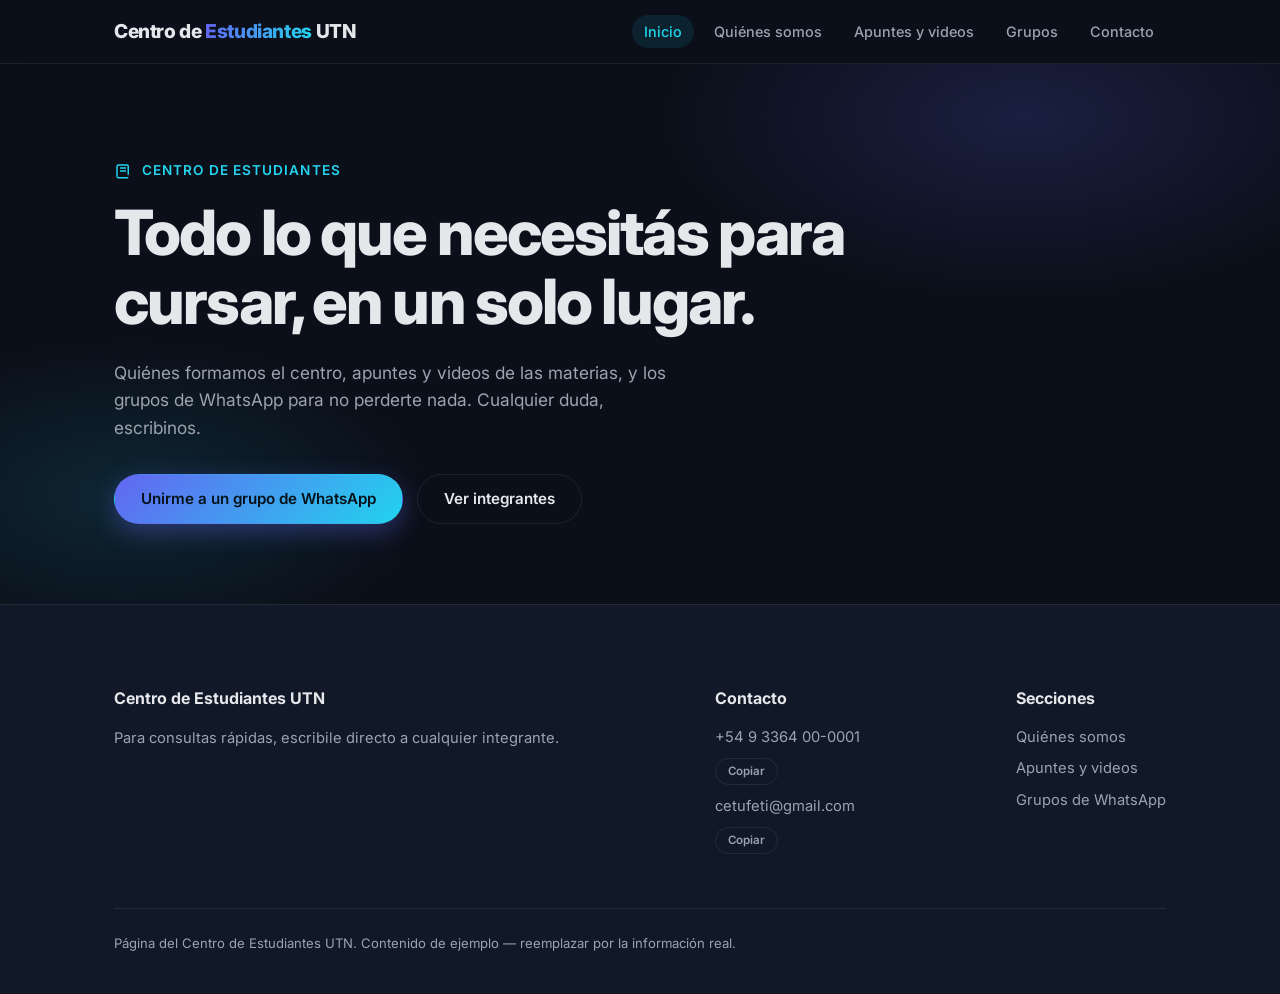
<file: index.html>
<!DOCTYPE html>
<html lang="es">
<head>
<meta charset="UTF-8">
<meta name="viewport" content="width=device-width, initial-scale=1.0">
<title>Centro de Estudiantes UTN</title>
<meta name="description" content="Centro de Estudiantes de la UTN San Nicolás: integrantes, apuntes y videos por materia, y los grupos de WhatsApp de cada año.">
<meta name="theme-color" content="#0b0f19">
<link rel="icon" href="favicon.svg" type="image/svg+xml">
<!-- Vista previa al compartir el link (WhatsApp, Instagram, etc.).
     EDITAR: cuando la página esté publicada, cambiá og:image por la URL completa
     (ej. https://tu-dominio/og-image.png); WhatsApp no acepta rutas relativas. -->
<meta property="og:type" content="website">
<meta property="og:locale" content="es_AR">
<meta property="og:site_name" content="Centro de Estudiantes UTN">
<meta property="og:title" content="Centro de Estudiantes UTN">
<meta property="og:description" content="Centro de Estudiantes de la UTN San Nicolás: integrantes, apuntes y videos por materia, y los grupos de WhatsApp de cada año.">
<meta property="og:image" content="og-image.png">
<meta property="og:image:width" content="1200">
<meta property="og:image:height" content="630">
<meta name="twitter:card" content="summary_large_image">
<link rel="preconnect" href="https://fonts.googleapis.com">
<link rel="preconnect" href="https://fonts.gstatic.com" crossorigin>
<link href="https://fonts.googleapis.com/css2?family=Inter:wght@400;500;600;700;800&display=swap" rel="stylesheet">
<link rel="stylesheet" href="style.css">
</head>
<body>

<header class="site">
  <div class="nav">
    <a class="brand" href="index.html">Centro de <span>Estudiantes</span> UTN</a>
    <ul>
      <li><a class="link active" href="index.html">Inicio</a></li>
      <li><a class="link" href="quienes-somos.html">Quiénes somos</a></li>
      <li><a class="link" href="recursos.html">Apuntes y videos</a></li>
      <li><a class="link" href="grupos.html">Grupos</a></li>
      <li><a class="link" href="contacto.html">Contacto</a></li>
    </ul>
  </div>
</header>

<section class="hero">
  <div class="wrap">
    <div class="eyebrow">
      <svg viewBox="0 0 24 24" fill="none" stroke="currentColor" stroke-width="2"><path d="M4 19V6a2 2 0 0 1 2-2h11a2 2 0 0 1 2 2v11" /><path d="M4 19a2 2 0 0 0 2 2h13" /><path d="M8 8h8M8 12h8" /></svg>
      Centro de Estudiantes
    </div>
    <h1>Todo lo que necesitás para cursar, en un solo lugar.</h1>
    <p class="lead">Quiénes formamos el centro, apuntes y videos de las materias, y los grupos de WhatsApp para no perderte nada. Cualquier duda, escribinos.</p>
    <div class="cta-row">
      <a class="btn btn-primary" href="grupos.html">Unirme a un grupo de WhatsApp</a>
      <a class="btn btn-ghost" href="quienes-somos.html">Ver integrantes</a>
    </div>
  </div>
</section>

<footer>
  <div class="wrap">
    <div class="foot-grid">
      <div class="foot-col">
        <h4>Centro de Estudiantes UTN</h4>
        <p>Para consultas rápidas, escribile directo a cualquier integrante.</p>
      </div>
      <div class="foot-col">
        <h4>Contacto</h4>
        <a href="https://wa.me/5493364000001" target="_blank" rel="noopener">+54 9 3364 00-0001</a>
        <a href="mailto:cetufeti@gmail.com">cetufeti@gmail.com</a>
      </div>
      <div class="foot-col">
        <h4>Secciones</h4>
        <a href="quienes-somos.html">Quiénes somos</a>
        <a href="recursos.html">Apuntes y videos</a>
        <a href="grupos.html">Grupos de WhatsApp</a>
      </div>
    </div>
    <div class="foot-bottom">
      Página del Centro de Estudiantes UTN. Contenido de ejemplo — reemplazar por la información real.
    </div>
  </div>
</footer>

<script src="script.js"></script>
</body>
</html>
</file>
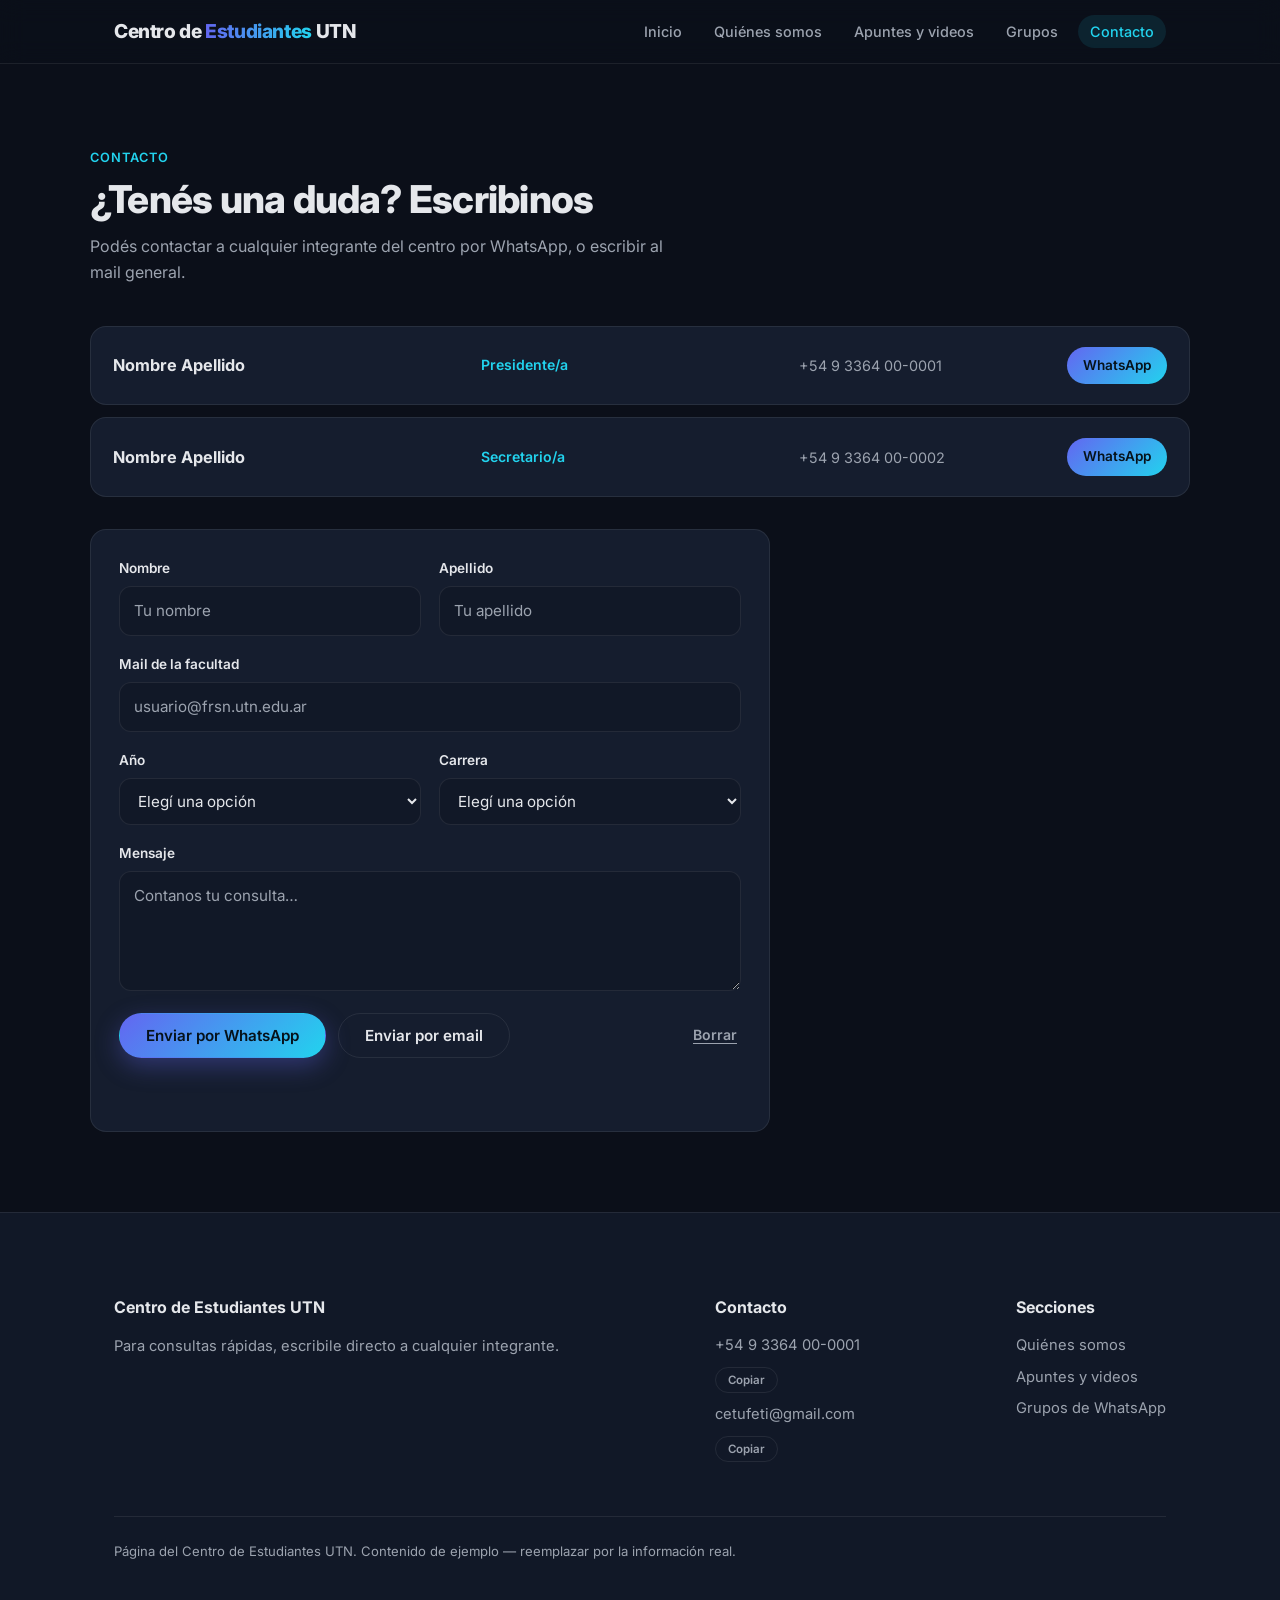
<file: contacto.html>
<!DOCTYPE html>
<html lang="es">
<head>
<meta charset="UTF-8">
<meta name="viewport" content="width=device-width, initial-scale=1.0">
<title>Contacto · Centro de Estudiantes UTN</title>
<meta name="description" content="¿Tenés una duda? Escribile al Centro de Estudiantes de la UTN San Nicolás por WhatsApp o por mail.">
<meta name="theme-color" content="#0b0f19">
<link rel="icon" href="favicon.svg" type="image/svg+xml">
<!-- Vista previa al compartir el link (WhatsApp, Instagram, etc.).
     EDITAR: cuando la página esté publicada, cambiá og:image por la URL completa
     (ej. https://tu-dominio/og-image.png); WhatsApp no acepta rutas relativas. -->
<meta property="og:type" content="website">
<meta property="og:locale" content="es_AR">
<meta property="og:site_name" content="Centro de Estudiantes UTN">
<meta property="og:title" content="Contacto · Centro de Estudiantes UTN">
<meta property="og:description" content="¿Tenés una duda? Escribile al Centro de Estudiantes de la UTN San Nicolás por WhatsApp o por mail.">
<meta property="og:image" content="og-image.png">
<meta property="og:image:width" content="1200">
<meta property="og:image:height" content="630">
<meta name="twitter:card" content="summary_large_image">
<link rel="preconnect" href="https://fonts.googleapis.com">
<link rel="preconnect" href="https://fonts.gstatic.com" crossorigin>
<link href="https://fonts.googleapis.com/css2?family=Inter:wght@400;500;600;700;800&display=swap" rel="stylesheet">
<link rel="stylesheet" href="style.css">
</head>
<body>

<header class="site">
  <div class="nav">
    <a class="brand" href="index.html">Centro de <span>Estudiantes</span> UTN</a>
    <ul>
      <li><a class="link" href="index.html">Inicio</a></li>
      <li><a class="link" href="quienes-somos.html">Quiénes somos</a></li>
      <li><a class="link" href="recursos.html">Apuntes y videos</a></li>
      <li><a class="link" href="grupos.html">Grupos</a></li>
      <li><a class="link active" href="contacto.html">Contacto</a></li>
    </ul>
  </div>
</header>

<!-- EDITAR: reemplazá los teléfonos y el mail por los reales -->
<section class="on-paper">
  <div class="wrap section-pad">
    <div class="section-head">
      <span class="tag">Contacto</span>
      <h2>¿Tenés una duda? Escribinos</h2>
      <p>Podés contactar a cualquier integrante del centro por WhatsApp, o escribir al mail general.</p>
    </div>
    <div class="roster">
      <div class="roster-row">
        <div class="name">Nombre Apellido</div>
        <div class="role">Presidente/a</div>
        <div class="phone">+54 9 3364 00-0001</div>
        <a class="wa" href="https://wa.me/5493364000001" target="_blank" rel="noopener">WhatsApp</a>
      </div>
      <div class="roster-row">
        <div class="name">Nombre Apellido</div>
        <div class="role">Secretario/a</div>
        <div class="phone">+54 9 3364 00-0002</div>
        <a class="wa" href="https://wa.me/5493364000002" target="_blank" rel="noopener">WhatsApp</a>
      </div>
    </div>

    <form class="contact-form" id="contactForm" novalidate>
      <div class="form-grid">
        <div class="form-field">
          <label for="nombre">Nombre</label>
          <input type="text" id="nombre" name="nombre" required placeholder="Tu nombre" autocomplete="given-name">
        </div>
        <div class="form-field">
          <label for="apellido">Apellido</label>
          <input type="text" id="apellido" name="apellido" required placeholder="Tu apellido" autocomplete="family-name">
        </div>
        <div class="form-field full">
          <label for="email">Mail de la facultad</label>
          <input type="email" id="email" name="email" required placeholder="usuario@frsn.utn.edu.ar" autocomplete="email">
        </div>
        <div class="form-field">
          <label for="anio">Año</label>
          <select id="anio" name="anio" required>
            <option value="">Elegí una opción</option>
            <option>1er año</option>
            <option>2do año</option>
            <option>3er año</option>
            <option>4to año</option>
            <option>5to año</option>
            <option>Graduado/a</option>
          </select>
        </div>
        <div class="form-field">
          <label for="carrera">Carrera</label>
          <select id="carrera" name="carrera" required>
            <option value="">Elegí una opción</option>
            <option>Ingeniería Mecánica</option>
            <option>Ingeniería en Sistemas de Información</option>
            <option>Ingeniería Electrónica</option>
            <option>Ingeniería Eléctrica</option>
            <option>Ingeniería Metalúrgica</option>
            <option>Ingeniería Industrial</option>
          </select>
        </div>
        <div class="form-field full">
          <label for="mensaje">Mensaje</label>
          <textarea id="mensaje" name="mensaje" required placeholder="Contanos tu consulta…"></textarea>
        </div>
      </div>
      <div class="form-actions">
        <button type="submit" class="btn btn-primary">Enviar por WhatsApp</button>
        <button type="button" class="btn btn-ghost" id="mailBtn">Enviar por email</button>
        <button type="reset" class="btn-reset">Borrar</button>
      </div>
      <p class="form-status" id="formStatus" role="status" aria-live="polite"></p>
    </form>
  </div>
</section>

<footer>
  <div class="wrap">
    <div class="foot-grid">
      <div class="foot-col">
        <h4>Centro de Estudiantes UTN</h4>
        <p>Para consultas rápidas, escribile directo a cualquier integrante.</p>
      </div>
      <div class="foot-col">
        <h4>Contacto</h4>
        <a href="https://wa.me/5493364000001" target="_blank" rel="noopener">+54 9 3364 00-0001</a>
        <a href="mailto:cetufeti@gmail.com">cetufeti@gmail.com</a>
      </div>
      <div class="foot-col">
        <h4>Secciones</h4>
        <a href="quienes-somos.html">Quiénes somos</a>
        <a href="recursos.html">Apuntes y videos</a>
        <a href="grupos.html">Grupos de WhatsApp</a>
      </div>
    </div>
    <div class="foot-bottom">
      Página del Centro de Estudiantes UTN. Contenido de ejemplo — reemplazar por la información real.
    </div>
  </div>
</footer>

<script src="script.js"></script>
</body>
</html>
</file>
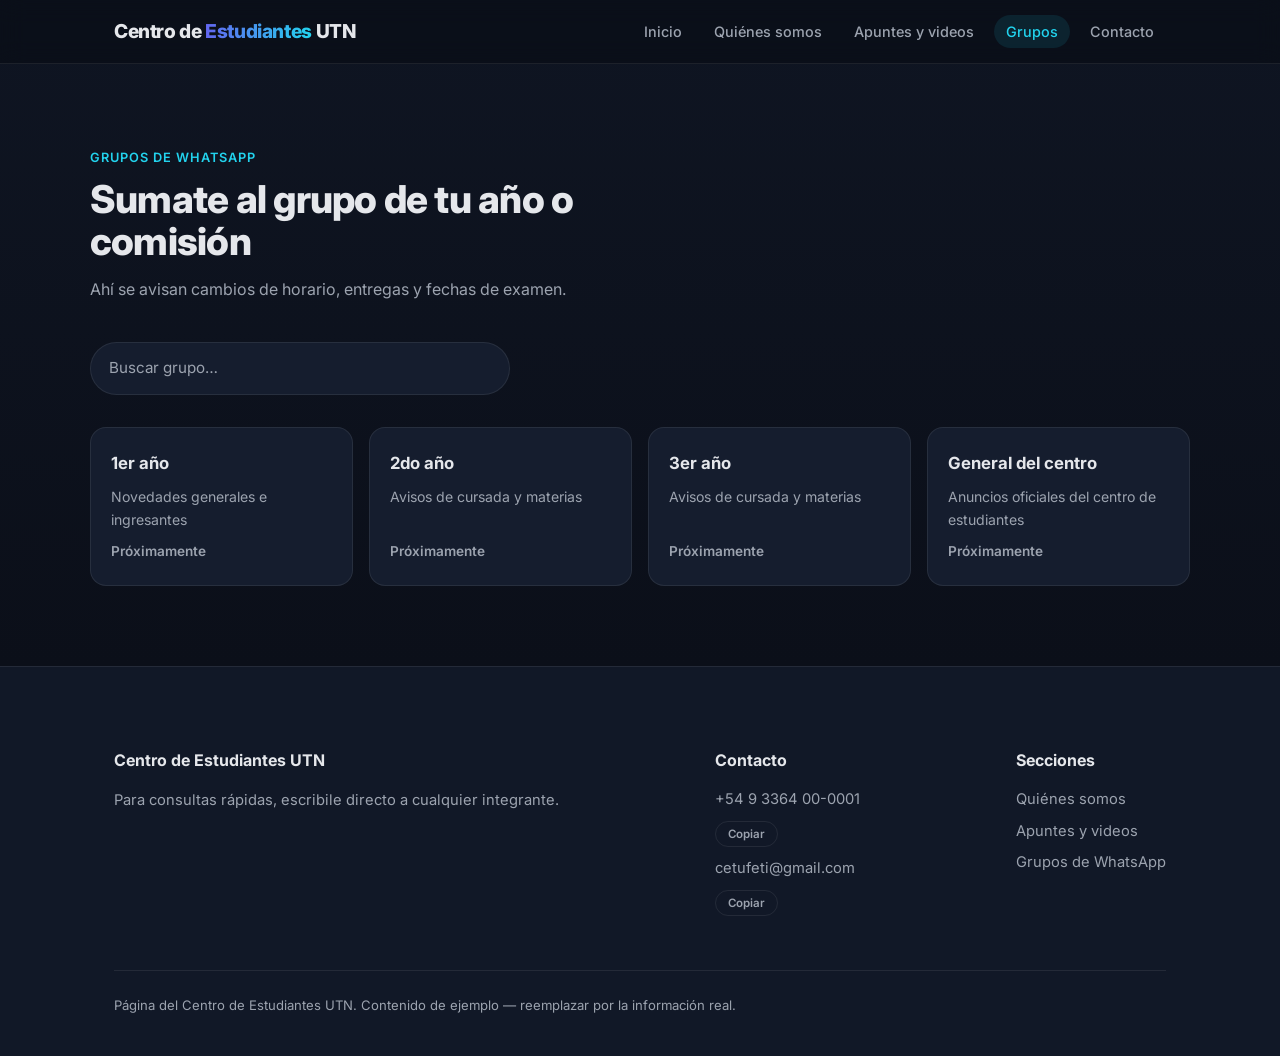
<file: grupos.html>
<!DOCTYPE html>
<html lang="es">
<head>
<meta charset="UTF-8">
<meta name="viewport" content="width=device-width, initial-scale=1.0">
<title>Grupos de WhatsApp · Centro de Estudiantes UTN</title>
<meta name="description" content="Sumate al grupo de WhatsApp de tu año o comisión de la UTN San Nicolás para enterarte de horarios, entregas y exámenes.">
<meta name="theme-color" content="#0b0f19">
<link rel="icon" href="favicon.svg" type="image/svg+xml">
<!-- Vista previa al compartir el link (WhatsApp, Instagram, etc.).
     EDITAR: cuando la página esté publicada, cambiá og:image por la URL completa
     (ej. https://tu-dominio/og-image.png); WhatsApp no acepta rutas relativas. -->
<meta property="og:type" content="website">
<meta property="og:locale" content="es_AR">
<meta property="og:site_name" content="Centro de Estudiantes UTN">
<meta property="og:title" content="Grupos de WhatsApp · Centro de Estudiantes UTN">
<meta property="og:description" content="Sumate al grupo de WhatsApp de tu año o comisión de la UTN San Nicolás para enterarte de horarios, entregas y exámenes.">
<meta property="og:image" content="og-image.png">
<meta property="og:image:width" content="1200">
<meta property="og:image:height" content="630">
<meta name="twitter:card" content="summary_large_image">
<link rel="preconnect" href="https://fonts.googleapis.com">
<link rel="preconnect" href="https://fonts.gstatic.com" crossorigin>
<link href="https://fonts.googleapis.com/css2?family=Inter:wght@400;500;600;700;800&display=swap" rel="stylesheet">
<link rel="stylesheet" href="style.css">
</head>
<body>

<header class="site">
  <div class="nav">
    <a class="brand" href="index.html">Centro de <span>Estudiantes</span> UTN</a>
    <ul>
      <li><a class="link" href="index.html">Inicio</a></li>
      <li><a class="link" href="quienes-somos.html">Quiénes somos</a></li>
      <li><a class="link" href="recursos.html">Apuntes y videos</a></li>
      <li><a class="link active" href="grupos.html">Grupos</a></li>
      <li><a class="link" href="contacto.html">Contacto</a></li>
    </ul>
  </div>
</header>

<!-- EDITAR: reemplazá los href="#" por los links de invitación reales (chat.whatsapp.com/xxxxxxx) -->
<section class="on-dark">
  <div class="wrap section-pad">
    <div class="section-head">
      <span class="tag" style="color:var(--yellow)">Grupos de WhatsApp</span>
      <h2>Sumate al grupo de tu año o comisión</h2>
      <p style="color:var(--chalk-dim)">Ahí se avisan cambios de horario, entregas y fechas de examen.</p>
    </div>
    <div class="search-box">
      <input type="search" id="groupSearch" placeholder="Buscar grupo…" aria-label="Buscar grupos">
    </div>
    <p class="search-empty" id="groupEmpty" hidden>No se encontraron grupos.</p>
    <div class="groups-grid">
      <a class="group-card" href="#" target="_blank" rel="noopener">
        <div class="g-name">1er año</div>
        <div class="g-desc">Novedades generales e ingresantes</div>
        <div class="g-join">Unirme →</div>
      </a>
      <a class="group-card" href="#" target="_blank" rel="noopener">
        <div class="g-name">2do año</div>
        <div class="g-desc">Avisos de cursada y materias</div>
        <div class="g-join">Unirme →</div>
      </a>
      <a class="group-card" href="#" target="_blank" rel="noopener">
        <div class="g-name">3er año</div>
        <div class="g-desc">Avisos de cursada y materias</div>
        <div class="g-join">Unirme →</div>
      </a>
      <a class="group-card" href="#" target="_blank" rel="noopener">
        <div class="g-name">General del centro</div>
        <div class="g-desc">Anuncios oficiales del centro de estudiantes</div>
        <div class="g-join">Unirme →</div>
      </a>
    </div>
  </div>
</section>

<footer>
  <div class="wrap">
    <div class="foot-grid">
      <div class="foot-col">
        <h4>Centro de Estudiantes UTN</h4>
        <p>Para consultas rápidas, escribile directo a cualquier integrante.</p>
      </div>
      <div class="foot-col">
        <h4>Contacto</h4>
        <a href="https://wa.me/5493364000001" target="_blank" rel="noopener">+54 9 3364 00-0001</a>
        <a href="mailto:cetufeti@gmail.com">cetufeti@gmail.com</a>
      </div>
      <div class="foot-col">
        <h4>Secciones</h4>
        <a href="quienes-somos.html">Quiénes somos</a>
        <a href="recursos.html">Apuntes y videos</a>
        <a href="grupos.html">Grupos de WhatsApp</a>
      </div>
    </div>
    <div class="foot-bottom">
      Página del Centro de Estudiantes UTN. Contenido de ejemplo — reemplazar por la información real.
    </div>
  </div>
</footer>

<script src="script.js"></script>
</body>
</html>
</file>
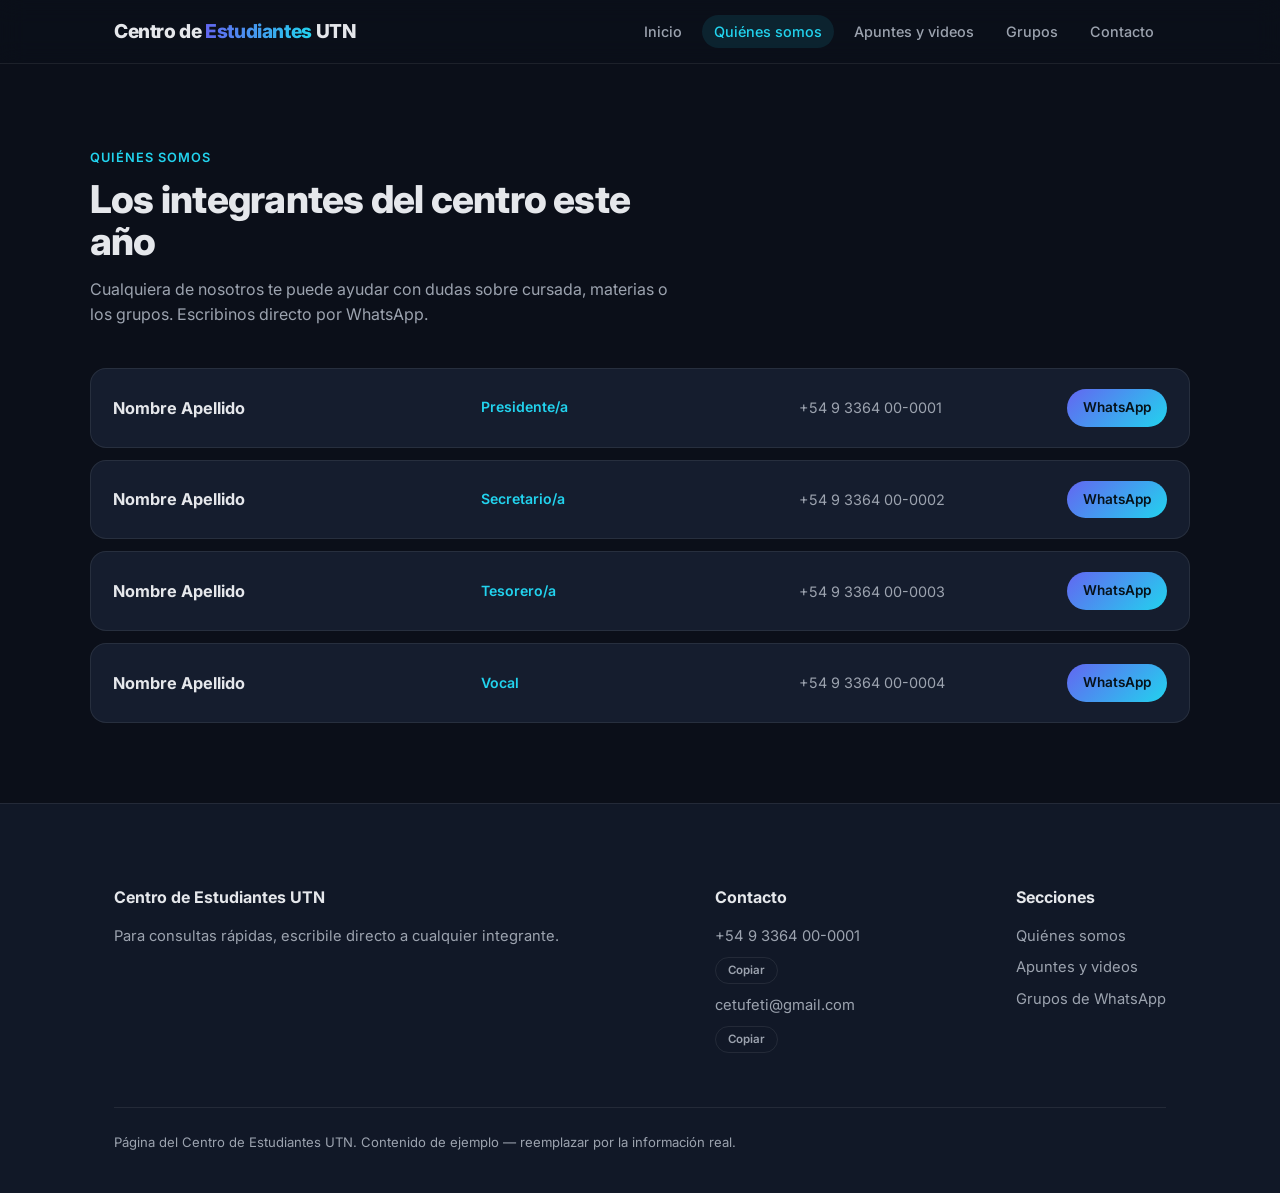
<file: quienes-somos.html>
<!DOCTYPE html>
<html lang="es">
<head>
<meta charset="UTF-8">
<meta name="viewport" content="width=device-width, initial-scale=1.0">
<title>Quiénes somos · Centro de Estudiantes UTN</title>
<meta name="description" content="Conocé a los integrantes del Centro de Estudiantes de la UTN San Nicolás y escribiles directo por WhatsApp.">
<meta name="theme-color" content="#0b0f19">
<link rel="icon" href="favicon.svg" type="image/svg+xml">
<!-- Vista previa al compartir el link (WhatsApp, Instagram, etc.).
     EDITAR: cuando la página esté publicada, cambiá og:image por la URL completa
     (ej. https://tu-dominio/og-image.png); WhatsApp no acepta rutas relativas. -->
<meta property="og:type" content="website">
<meta property="og:locale" content="es_AR">
<meta property="og:site_name" content="Centro de Estudiantes UTN">
<meta property="og:title" content="Quiénes somos · Centro de Estudiantes UTN">
<meta property="og:description" content="Conocé a los integrantes del Centro de Estudiantes de la UTN San Nicolás y escribiles directo por WhatsApp.">
<meta property="og:image" content="og-image.png">
<meta property="og:image:width" content="1200">
<meta property="og:image:height" content="630">
<meta name="twitter:card" content="summary_large_image">
<link rel="preconnect" href="https://fonts.googleapis.com">
<link rel="preconnect" href="https://fonts.gstatic.com" crossorigin>
<link href="https://fonts.googleapis.com/css2?family=Inter:wght@400;500;600;700;800&display=swap" rel="stylesheet">
<link rel="stylesheet" href="style.css">
</head>
<body>

<header class="site">
  <div class="nav">
    <a class="brand" href="index.html">Centro de <span>Estudiantes</span> UTN</a>
    <ul>
      <li><a class="link" href="index.html">Inicio</a></li>
      <li><a class="link active" href="quienes-somos.html">Quiénes somos</a></li>
      <li><a class="link" href="recursos.html">Apuntes y videos</a></li>
      <li><a class="link" href="grupos.html">Grupos</a></li>
      <li><a class="link" href="contacto.html">Contacto</a></li>
    </ul>
  </div>
</header>

<!-- EDITAR: reemplazá cada fila con el nombre, cargo, teléfono y link de WhatsApp real de cada integrante.
     Formato del link: https://wa.me/549XXXXXXXXXX (54 = código de país, 9, luego el número sin 0 ni 15) -->
<section class="on-paper">
  <div class="wrap section-pad">
    <div class="section-head">
      <span class="tag">Quiénes somos</span>
      <h2>Los integrantes del centro este año</h2>
      <p>Cualquiera de nosotros te puede ayudar con dudas sobre cursada, materias o los grupos. Escribinos directo por WhatsApp.</p>
    </div>
    <div class="roster">
      <div class="roster-row">
        <div class="name">Nombre Apellido</div>
        <div class="role">Presidente/a</div>
        <div class="phone">+54 9 3364 00-0001</div>
        <a class="wa" href="https://wa.me/5493364000001" target="_blank" rel="noopener">WhatsApp</a>
      </div>
      <div class="roster-row">
        <div class="name">Nombre Apellido</div>
        <div class="role">Secretario/a</div>
        <div class="phone">+54 9 3364 00-0002</div>
        <a class="wa" href="https://wa.me/5493364000002" target="_blank" rel="noopener">WhatsApp</a>
      </div>
      <div class="roster-row">
        <div class="name">Nombre Apellido</div>
        <div class="role">Tesorero/a</div>
        <div class="phone">+54 9 3364 00-0003</div>
        <a class="wa" href="https://wa.me/5493364000003" target="_blank" rel="noopener">WhatsApp</a>
      </div>
      <div class="roster-row">
        <div class="name">Nombre Apellido</div>
        <div class="role">Vocal</div>
        <div class="phone">+54 9 3364 00-0004</div>
        <a class="wa" href="https://wa.me/5493364000004" target="_blank" rel="noopener">WhatsApp</a>
      </div>
    </div>
  </div>
</section>

<footer>
  <div class="wrap">
    <div class="foot-grid">
      <div class="foot-col">
        <h4>Centro de Estudiantes UTN</h4>
        <p>Para consultas rápidas, escribile directo a cualquier integrante.</p>
      </div>
      <div class="foot-col">
        <h4>Contacto</h4>
        <a href="https://wa.me/5493364000001" target="_blank" rel="noopener">+54 9 3364 00-0001</a>
        <a href="mailto:cetufeti@gmail.com">cetufeti@gmail.com</a>
      </div>
      <div class="foot-col">
        <h4>Secciones</h4>
        <a href="quienes-somos.html">Quiénes somos</a>
        <a href="recursos.html">Apuntes y videos</a>
        <a href="grupos.html">Grupos de WhatsApp</a>
      </div>
    </div>
    <div class="foot-bottom">
      Página del Centro de Estudiantes UTN. Contenido de ejemplo — reemplazar por la información real.
    </div>
  </div>
</footer>

<script src="script.js"></script>
</body>
</html>
</file>
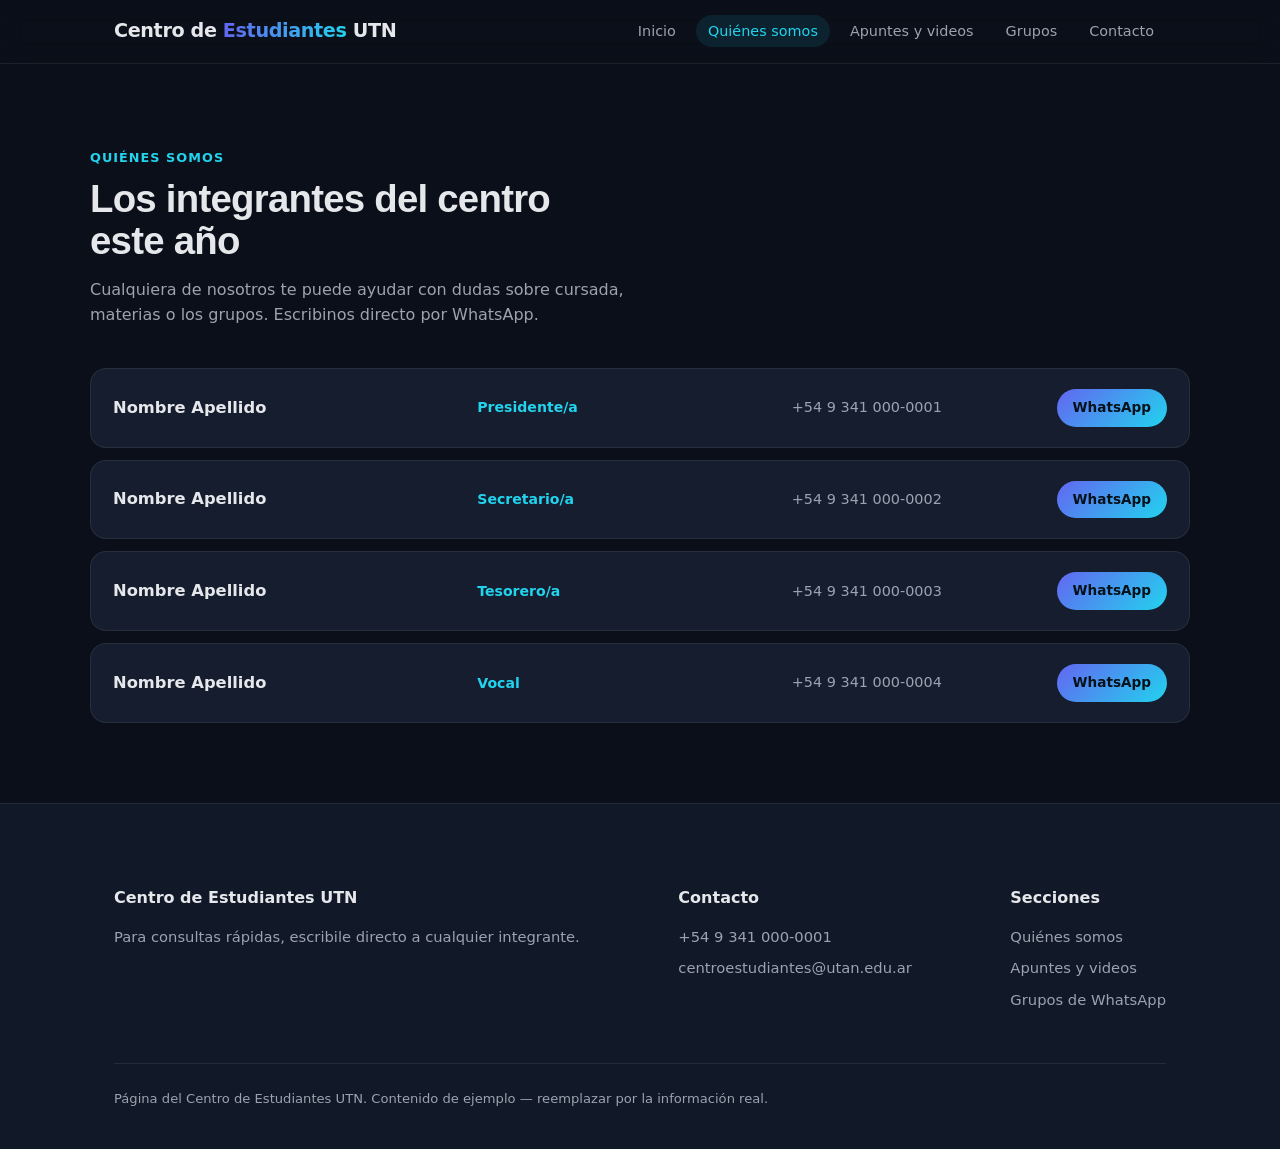
<file: quienes_somos.html>
<!DOCTYPE html>
<html lang="es">
<head>
<meta charset="UTF-8">
<meta name="viewport" content="width=device-width, initial-scale=1.0">
<title>Quiénes somos · Centro de Estudiantes UTN</title>
<link rel="preconnect" href="https://fonts.googleapis.com">
<link rel="preconnect" href="https://fonts.gstatic.com" crossorigin>
<link href="https://fonts.googleapis.com/css2?family=Fraunces:opsz,wght@9..144,500;9..144,600;9..144,700&family=Work+Sans:wght@400;500;600;700&display=swap" rel="stylesheet">
<link rel="stylesheet" href="style.css">
</head>
<body>

<header class="site">
  <div class="nav">
    <a class="brand" href="index.html">Centro de <span>Estudiantes</span> UTN</a>
    <ul>
      <li><a class="link" href="index.html">Inicio</a></li>
      <li><a class="link active" href="quienes-somos.html">Quiénes somos</a></li>
      <li><a class="link" href="recursos.html">Apuntes y videos</a></li>
      <li><a class="link" href="grupos.html">Grupos</a></li>
      <li><a class="link" href="contacto.html">Contacto</a></li>
    </ul>
  </div>
</header>

<!-- EDITAR: reemplazá cada fila con el nombre, cargo, teléfono y link de WhatsApp real de cada integrante.
     Formato del link: https://wa.me/549XXXXXXXXXX (54 = código de país, 9, luego el número sin 0 ni 15) -->
<section class="on-paper">
  <div class="wrap section-pad">
    <div class="section-head">
      <span class="tag">Quiénes somos</span>
      <h2>Los integrantes del centro este año</h2>
      <p>Cualquiera de nosotros te puede ayudar con dudas sobre cursada, materias o los grupos. Escribinos directo por WhatsApp.</p>
    </div>
    <div class="roster">
      <div class="roster-row">
        <div class="name">Nombre Apellido</div>
        <div class="role">Presidente/a</div>
        <div class="phone">+54 9 341 000-0001</div>
        <a class="wa" href="https://wa.me/5493410000001" target="_blank" rel="noopener">WhatsApp</a>
      </div>
      <div class="roster-row">
        <div class="name">Nombre Apellido</div>
        <div class="role">Secretario/a</div>
        <div class="phone">+54 9 341 000-0002</div>
        <a class="wa" href="https://wa.me/5493410000002" target="_blank" rel="noopener">WhatsApp</a>
      </div>
      <div class="roster-row">
        <div class="name">Nombre Apellido</div>
        <div class="role">Tesorero/a</div>
        <div class="phone">+54 9 341 000-0003</div>
        <a class="wa" href="https://wa.me/5493410000003" target="_blank" rel="noopener">WhatsApp</a>
      </div>
      <div class="roster-row">
        <div class="name">Nombre Apellido</div>
        <div class="role">Vocal</div>
        <div class="phone">+54 9 341 000-0004</div>
        <a class="wa" href="https://wa.me/5493410000004" target="_blank" rel="noopener">WhatsApp</a>
      </div>
    </div>
  </div>
</section>

<footer>
  <div class="wrap">
    <div class="foot-grid">
      <div class="foot-col">
        <h4>Centro de Estudiantes UTN</h4>
        <p>Para consultas rápidas, escribile directo a cualquier integrante.</p>
      </div>
      <div class="foot-col">
        <h4>Contacto</h4>
        <a href="https://wa.me/5493410000001" target="_blank" rel="noopener">+54 9 341 000-0001</a>
        <a href="mailto:centroestudiantes@utan.edu.ar">centroestudiantes@utan.edu.ar</a>
      </div>
      <div class="foot-col">
        <h4>Secciones</h4>
        <a href="quienes-somos.html">Quiénes somos</a>
        <a href="recursos.html">Apuntes y videos</a>
        <a href="grupos.html">Grupos de WhatsApp</a>
      </div>
    </div>
    <div class="foot-bottom">
      Página del Centro de Estudiantes UTN. Contenido de ejemplo — reemplazar por la información real.
    </div>
  </div>
</footer>

</body>
</html>
</file>
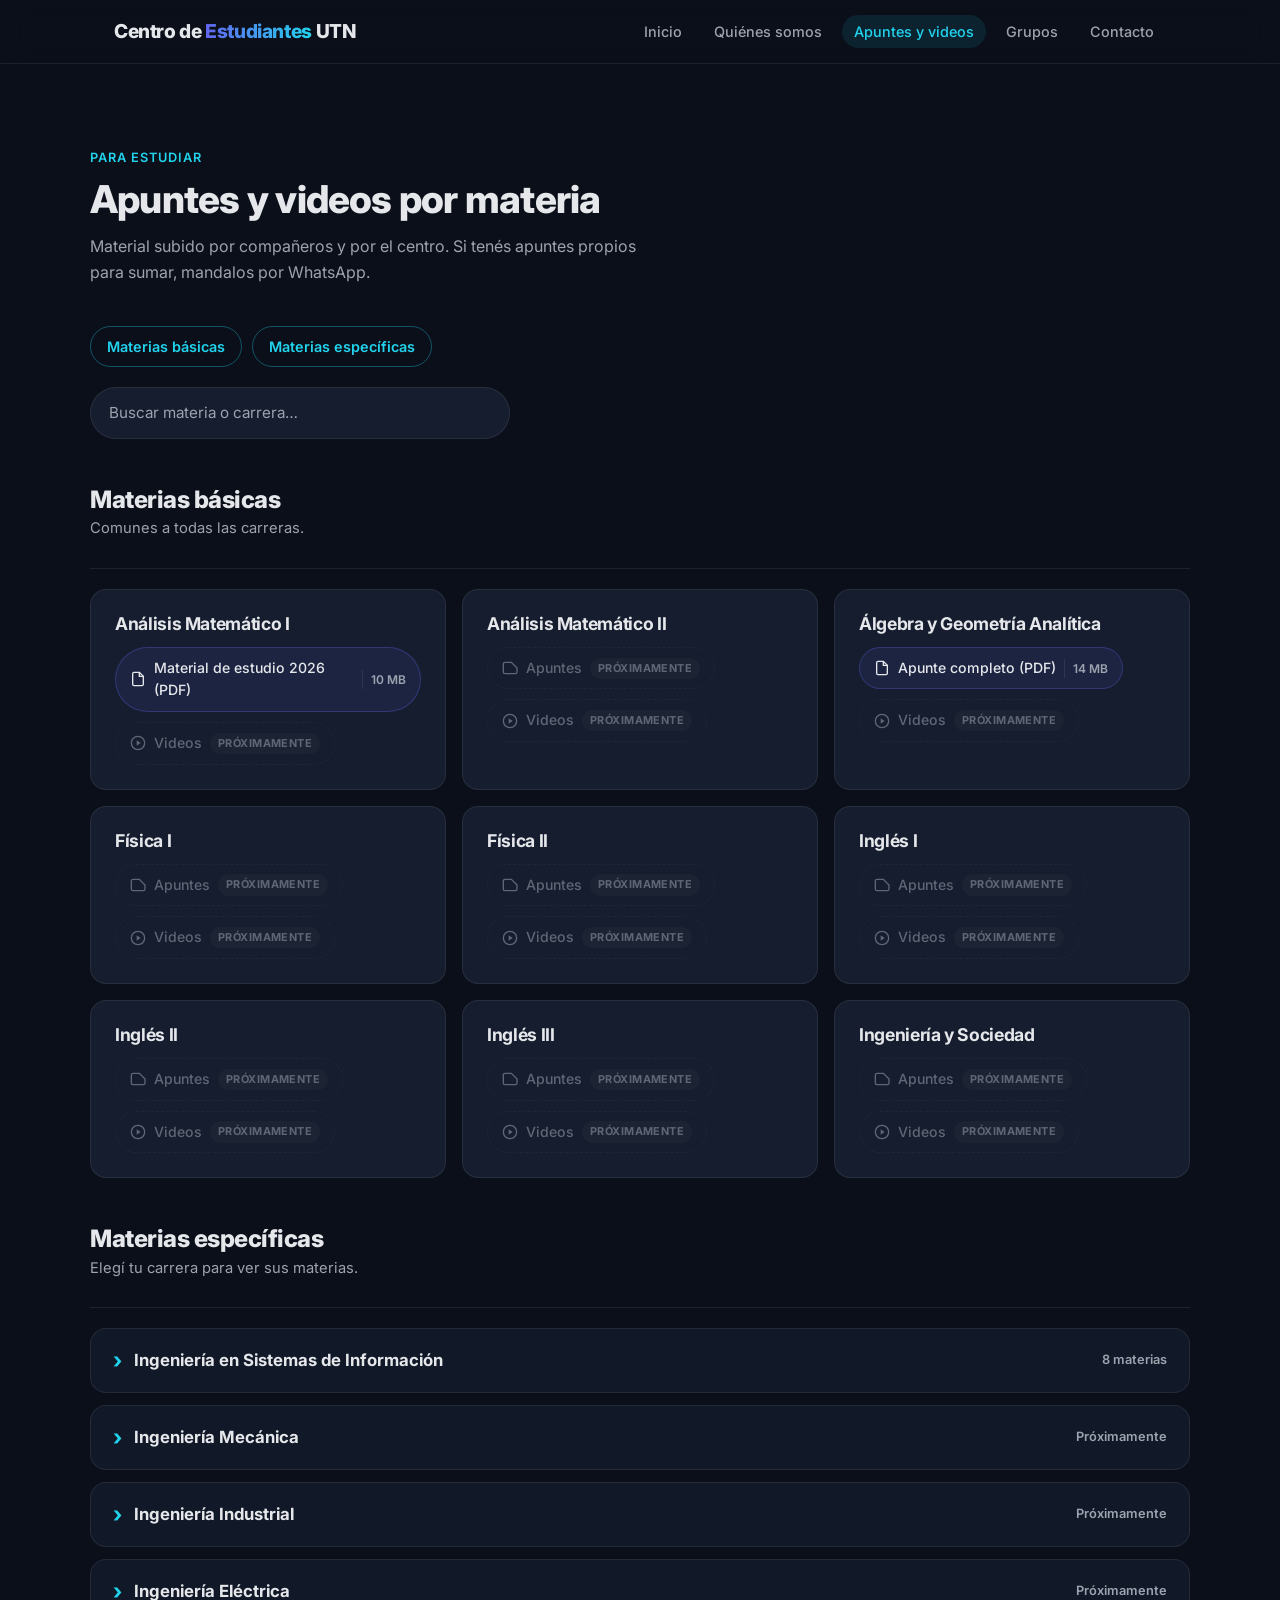
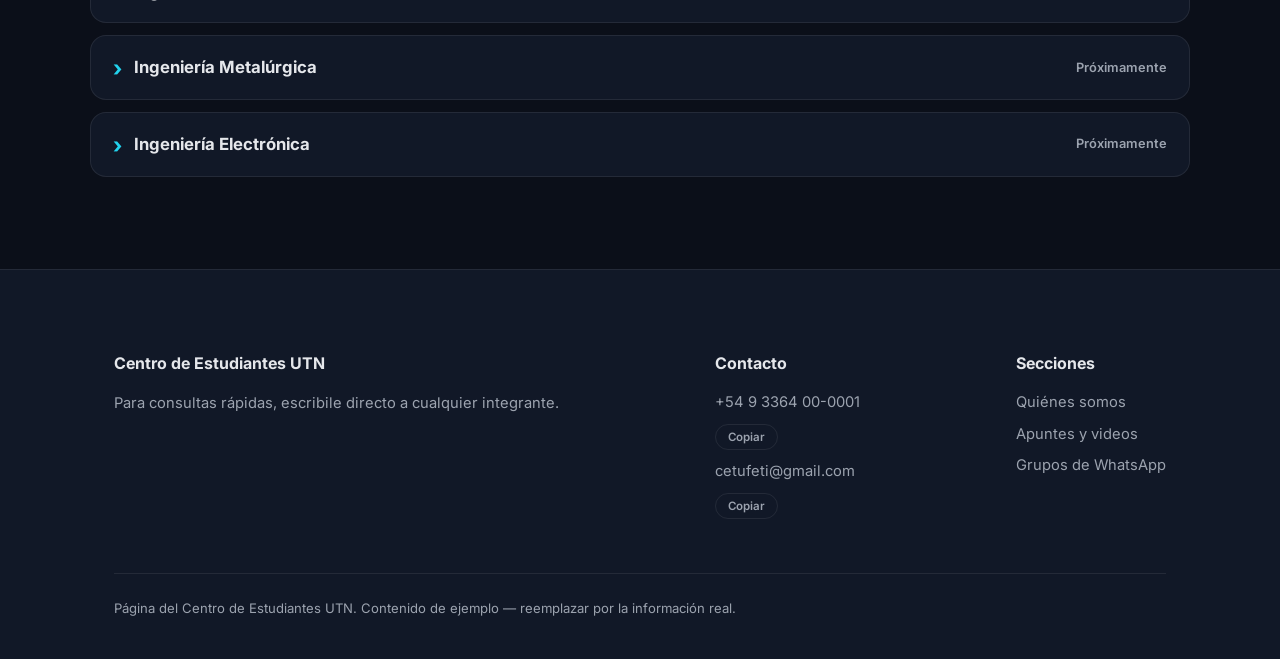
<file: recursos.html>
<!DOCTYPE html>
<html lang="es">
<head>
<meta charset="UTF-8">
<meta name="viewport" content="width=device-width, initial-scale=1.0">
<title>Apuntes y videos · Centro de Estudiantes UTN</title>
<meta name="description" content="Apuntes, PDFs y videos por materia para las carreras de la UTN San Nicolás: materias básicas y específicas.">
<meta name="theme-color" content="#0b0f19">
<link rel="icon" href="favicon.svg" type="image/svg+xml">
<!-- Vista previa al compartir el link (WhatsApp, Instagram, etc.).
     EDITAR: cuando la página esté publicada, cambiá og:image por la URL completa
     (ej. https://tu-dominio/og-image.png); WhatsApp no acepta rutas relativas. -->
<meta property="og:type" content="website">
<meta property="og:locale" content="es_AR">
<meta property="og:site_name" content="Centro de Estudiantes UTN">
<meta property="og:title" content="Apuntes y videos · Centro de Estudiantes UTN">
<meta property="og:description" content="Apuntes, PDFs y videos por materia para las carreras de la UTN San Nicolás: materias básicas y específicas.">
<meta property="og:image" content="og-image.png">
<meta property="og:image:width" content="1200">
<meta property="og:image:height" content="630">
<meta name="twitter:card" content="summary_large_image">
<link rel="preconnect" href="https://fonts.googleapis.com">
<link rel="preconnect" href="https://fonts.gstatic.com" crossorigin>
<link href="https://fonts.googleapis.com/css2?family=Inter:wght@400;500;600;700;800&display=swap" rel="stylesheet">
<link rel="stylesheet" href="style.css">
</head>
<body>

<header class="site">
  <div class="nav">
    <a class="brand" href="index.html">Centro de <span>Estudiantes</span> UTN</a>
    <ul>
      <li><a class="link" href="index.html">Inicio</a></li>
      <li><a class="link" href="quienes-somos.html">Quiénes somos</a></li>
      <li><a class="link active" href="recursos.html">Apuntes y videos</a></li>
      <li><a class="link" href="grupos.html">Grupos</a></li>
      <li><a class="link" href="contacto.html">Contacto</a></li>
    </ul>
  </div>
</header>

<!-- EDITAR: reemplazá los href="#" por los links reales (archivos en apuntes/, Google Drive o YouTube). -->
<section class="on-paper">
  <div class="wrap section-pad">
    <div class="section-head">
      <span class="tag">Para estudiar</span>
      <h2>Apuntes y videos por materia</h2>
      <p>Material subido por compañeros y por el centro. Si tenés apuntes propios para sumar, mandalos por WhatsApp.</p>
    </div>

    <nav class="jump-links" aria-label="Ir a una sección">
      <a href="#basicas">Materias básicas</a>
      <a href="#especificas">Materias específicas</a>
    </nav>

    <div class="search-box">
      <input type="search" id="resourceSearch" placeholder="Buscar materia o carrera…" aria-label="Buscar materias y carreras">
    </div>
    <p class="search-empty" id="resourceEmpty" hidden>No se encontraron materias para tu búsqueda.</p>

    <!-- ===== MATERIAS BÁSICAS (comunes a todas las carreras) ===== -->
    <div class="res-block" id="basicas" data-search-group>
      <div class="block-head">
        <h3>Materias básicas</h3>
        <p>Comunes a todas las carreras.</p>
      </div>
      <div class="subject-grid">
        <div class="subject">
          <h3>Análisis Matemático I</h3>
          <div class="res-links">
            <a class="res-link" href="apuntes/analisis-1/Analisis-1-Material-de-Estudio-2026.pdf" target="_blank" rel="noopener">
              <svg viewBox="0 0 24 24" fill="none" stroke="currentColor" stroke-width="2"><path d="M14 2H6a2 2 0 0 0-2 2v16a2 2 0 0 0 2 2h12a2 2 0 0 0 2-2V8z"/><path d="M14 2v6h6"/></svg>
              Material de estudio 2026 (PDF)
            </a>
            <a class="res-link" href="#" target="_blank" rel="noopener">
              <svg viewBox="0 0 24 24" fill="none" stroke="currentColor" stroke-width="2"><circle cx="12" cy="12" r="10"/><path d="M10 8l6 4-6 4V8z" fill="currentColor" stroke="none"/></svg>
              Videos
            </a>
          </div>
        </div>
        <div class="subject">
          <h3>Análisis Matemático II</h3>
          <div class="res-links">
            <a class="res-link" href="#" target="_blank" rel="noopener">
              <svg viewBox="0 0 24 24" fill="none" stroke="currentColor" stroke-width="2"><path d="M22.5 12L14 3.5H4.5A2.5 2.5 0 0 0 2 6v12a2.5 2.5 0 0 0 2.5 2.5H20A2.5 2.5 0 0 0 22.5 18Z"/></svg>
              Apuntes
            </a>
            <a class="res-link" href="#" target="_blank" rel="noopener">
              <svg viewBox="0 0 24 24" fill="none" stroke="currentColor" stroke-width="2"><circle cx="12" cy="12" r="10"/><path d="M10 8l6 4-6 4V8z" fill="currentColor" stroke="none"/></svg>
              Videos
            </a>
          </div>
        </div>
        <div class="subject">
          <h3>Álgebra y Geometría Analítica</h3>
          <div class="res-links">
            <a class="res-link" href="apuntes/algebra/Algebra-y-Geometria-Analitica.pdf" target="_blank" rel="noopener">
              <svg viewBox="0 0 24 24" fill="none" stroke="currentColor" stroke-width="2"><path d="M14 2H6a2 2 0 0 0-2 2v16a2 2 0 0 0 2 2h12a2 2 0 0 0 2-2V8z"/><path d="M14 2v6h6"/></svg>
              Apunte completo (PDF)
            </a>
            <a class="res-link" href="#" target="_blank" rel="noopener">
              <svg viewBox="0 0 24 24" fill="none" stroke="currentColor" stroke-width="2"><circle cx="12" cy="12" r="10"/><path d="M10 8l6 4-6 4V8z" fill="currentColor" stroke="none"/></svg>
              Videos
            </a>
          </div>
        </div>
        <div class="subject">
          <h3>Física I</h3>
          <div class="res-links">
            <a class="res-link" href="#" target="_blank" rel="noopener">
              <svg viewBox="0 0 24 24" fill="none" stroke="currentColor" stroke-width="2"><path d="M22.5 12L14 3.5H4.5A2.5 2.5 0 0 0 2 6v12a2.5 2.5 0 0 0 2.5 2.5H20A2.5 2.5 0 0 0 22.5 18Z"/></svg>
              Apuntes
            </a>
            <a class="res-link" href="#" target="_blank" rel="noopener">
              <svg viewBox="0 0 24 24" fill="none" stroke="currentColor" stroke-width="2"><circle cx="12" cy="12" r="10"/><path d="M10 8l6 4-6 4V8z" fill="currentColor" stroke="none"/></svg>
              Videos
            </a>
          </div>
        </div>
        <div class="subject">
          <h3>Física II</h3>
          <div class="res-links">
            <a class="res-link" href="#" target="_blank" rel="noopener">
              <svg viewBox="0 0 24 24" fill="none" stroke="currentColor" stroke-width="2"><path d="M22.5 12L14 3.5H4.5A2.5 2.5 0 0 0 2 6v12a2.5 2.5 0 0 0 2.5 2.5H20A2.5 2.5 0 0 0 22.5 18Z"/></svg>
              Apuntes
            </a>
            <a class="res-link" href="#" target="_blank" rel="noopener">
              <svg viewBox="0 0 24 24" fill="none" stroke="currentColor" stroke-width="2"><circle cx="12" cy="12" r="10"/><path d="M10 8l6 4-6 4V8z" fill="currentColor" stroke="none"/></svg>
              Videos
            </a>
          </div>
        </div>
        <div class="subject">
          <h3>Inglés I</h3>
          <div class="res-links">
            <a class="res-link" href="#" target="_blank" rel="noopener">
              <svg viewBox="0 0 24 24" fill="none" stroke="currentColor" stroke-width="2"><path d="M22.5 12L14 3.5H4.5A2.5 2.5 0 0 0 2 6v12a2.5 2.5 0 0 0 2.5 2.5H20A2.5 2.5 0 0 0 22.5 18Z"/></svg>
              Apuntes
            </a>
            <a class="res-link" href="#" target="_blank" rel="noopener">
              <svg viewBox="0 0 24 24" fill="none" stroke="currentColor" stroke-width="2"><circle cx="12" cy="12" r="10"/><path d="M10 8l6 4-6 4V8z" fill="currentColor" stroke="none"/></svg>
              Videos
            </a>
          </div>
        </div>
        <div class="subject">
          <h3>Inglés II</h3>
          <div class="res-links">
            <a class="res-link" href="#" target="_blank" rel="noopener">
              <svg viewBox="0 0 24 24" fill="none" stroke="currentColor" stroke-width="2"><path d="M22.5 12L14 3.5H4.5A2.5 2.5 0 0 0 2 6v12a2.5 2.5 0 0 0 2.5 2.5H20A2.5 2.5 0 0 0 22.5 18Z"/></svg>
              Apuntes
            </a>
            <a class="res-link" href="#" target="_blank" rel="noopener">
              <svg viewBox="0 0 24 24" fill="none" stroke="currentColor" stroke-width="2"><circle cx="12" cy="12" r="10"/><path d="M10 8l6 4-6 4V8z" fill="currentColor" stroke="none"/></svg>
              Videos
            </a>
          </div>
        </div>
        <div class="subject">
          <h3>Inglés III</h3>
          <div class="res-links">
            <a class="res-link" href="#" target="_blank" rel="noopener">
              <svg viewBox="0 0 24 24" fill="none" stroke="currentColor" stroke-width="2"><path d="M22.5 12L14 3.5H4.5A2.5 2.5 0 0 0 2 6v12a2.5 2.5 0 0 0 2.5 2.5H20A2.5 2.5 0 0 0 22.5 18Z"/></svg>
              Apuntes
            </a>
            <a class="res-link" href="#" target="_blank" rel="noopener">
              <svg viewBox="0 0 24 24" fill="none" stroke="currentColor" stroke-width="2"><circle cx="12" cy="12" r="10"/><path d="M10 8l6 4-6 4V8z" fill="currentColor" stroke="none"/></svg>
              Videos
            </a>
          </div>
        </div>
        <div class="subject">
          <h3>Ingeniería y Sociedad</h3>
          <div class="res-links">
            <a class="res-link" href="#" target="_blank" rel="noopener">
              <svg viewBox="0 0 24 24" fill="none" stroke="currentColor" stroke-width="2"><path d="M22.5 12L14 3.5H4.5A2.5 2.5 0 0 0 2 6v12a2.5 2.5 0 0 0 2.5 2.5H20A2.5 2.5 0 0 0 22.5 18Z"/></svg>
              Apuntes
            </a>
            <a class="res-link" href="#" target="_blank" rel="noopener">
              <svg viewBox="0 0 24 24" fill="none" stroke="currentColor" stroke-width="2"><circle cx="12" cy="12" r="10"/><path d="M10 8l6 4-6 4V8z" fill="currentColor" stroke="none"/></svg>
              Videos
            </a>
          </div>
        </div>
      </div>
    </div>

    <!-- ===== MATERIAS ESPECÍFICAS (una sección por carrera) ===== -->
    <div class="res-block" id="especificas" data-search-group>
      <div class="block-head">
        <h3>Materias específicas</h3>
        <p>Elegí tu carrera para ver sus materias.</p>
      </div>

      <details class="career" data-search-group data-search-label="Ingeniería en Sistemas de Información">
        <summary><span class="career-name">Ingeniería en Sistemas de Información</span><span class="career-count">8 materias</span></summary>
        <div class="subject-grid">
          <div class="subject">
            <h3>Algoritmos y Estructuras de Datos</h3>
            <div class="res-links">
              <a class="res-link" href="apuntes/algoritmos/AED-Apunte-v3.pdf" target="_blank" rel="noopener">
                <svg viewBox="0 0 24 24" fill="none" stroke="currentColor" stroke-width="2"><path d="M14 2H6a2 2 0 0 0-2 2v16a2 2 0 0 0 2 2h12a2 2 0 0 0 2-2V8z"/><path d="M14 2v6h6"/></svg>
                Apunte de cátedra (PDF)
              </a>
              <a class="res-link" href="#" target="_blank" rel="noopener">
                <svg viewBox="0 0 24 24" fill="none" stroke="currentColor" stroke-width="2"><circle cx="12" cy="12" r="10"/><path d="M10 8l6 4-6 4V8z" fill="currentColor" stroke="none"/></svg>
                Videos
              </a>
            </div>
          </div>
          <div class="subject">
            <h3>Lógica y Estructuras Discretas</h3>
            <div class="res-links">
              <a class="res-link" href="apuntes/led/LED-Apuntes-de-Catedra-2026.pdf" target="_blank" rel="noopener">
                <svg viewBox="0 0 24 24" fill="none" stroke="currentColor" stroke-width="2"><path d="M14 2H6a2 2 0 0 0-2 2v16a2 2 0 0 0 2 2h12a2 2 0 0 0 2-2V8z"/><path d="M14 2v6h6"/></svg>
                Apunte de cátedra 2026 (PDF)
              </a>
              <a class="res-link" href="#" target="_blank" rel="noopener">
                <svg viewBox="0 0 24 24" fill="none" stroke="currentColor" stroke-width="2"><circle cx="12" cy="12" r="10"/><path d="M10 8l6 4-6 4V8z" fill="currentColor" stroke="none"/></svg>
                Videos
              </a>
            </div>
          </div>
          <div class="subject">
            <h3>Sistemas y Procesos de Negocio</h3>
            <div class="res-links">
              <a class="res-link" href="#" target="_blank" rel="noopener">
                <svg viewBox="0 0 24 24" fill="none" stroke="currentColor" stroke-width="2"><path d="M22.5 12L14 3.5H4.5A2.5 2.5 0 0 0 2 6v12a2.5 2.5 0 0 0 2.5 2.5H20A2.5 2.5 0 0 0 22.5 18Z"/></svg>
                Apuntes
              </a>
              <a class="res-link" href="#" target="_blank" rel="noopener">
                <svg viewBox="0 0 24 24" fill="none" stroke="currentColor" stroke-width="2"><circle cx="12" cy="12" r="10"/><path d="M10 8l6 4-6 4V8z" fill="currentColor" stroke="none"/></svg>
                Videos
              </a>
            </div>
          </div>
          <div class="subject">
            <h3>Arquitectura de Computadoras</h3>
            <div class="res-links">
              <a class="res-link" href="#" target="_blank" rel="noopener">
                <svg viewBox="0 0 24 24" fill="none" stroke="currentColor" stroke-width="2"><path d="M22.5 12L14 3.5H4.5A2.5 2.5 0 0 0 2 6v12a2.5 2.5 0 0 0 2.5 2.5H20A2.5 2.5 0 0 0 22.5 18Z"/></svg>
                Apuntes
              </a>
              <a class="res-link" href="#" target="_blank" rel="noopener">
                <svg viewBox="0 0 24 24" fill="none" stroke="currentColor" stroke-width="2"><circle cx="12" cy="12" r="10"/><path d="M10 8l6 4-6 4V8z" fill="currentColor" stroke="none"/></svg>
                Videos
              </a>
            </div>
          </div>
          <div class="subject subject-wide">
            <h3>Paradigmas de Programación</h3>
            <p class="res-label">Apuntes teóricos (PDF)</p>
            <div class="res-links">
              <a class="res-link" href="apuntes/paradigmas/U1-Introduccion.pdf" target="_blank" rel="noopener">
                <svg viewBox="0 0 24 24" fill="none" stroke="currentColor" stroke-width="2"><path d="M14 2H6a2 2 0 0 0-2 2v16a2 2 0 0 0 2 2h12a2 2 0 0 0 2-2V8z"/><path d="M14 2v6h6"/></svg>
                U1 · Introducción
              </a>
              <a class="res-link" href="apuntes/paradigmas/U2-Bases-de-programacion.pdf" target="_blank" rel="noopener">
                <svg viewBox="0 0 24 24" fill="none" stroke="currentColor" stroke-width="2"><path d="M14 2H6a2 2 0 0 0-2 2v16a2 2 0 0 0 2 2h12a2 2 0 0 0 2-2V8z"/><path d="M14 2v6h6"/></svg>
                U2 · Bases de programación
              </a>
              <a class="res-link" href="apuntes/paradigmas/U3-Orientado-a-objetos.pdf" target="_blank" rel="noopener">
                <svg viewBox="0 0 24 24" fill="none" stroke="currentColor" stroke-width="2"><path d="M14 2H6a2 2 0 0 0-2 2v16a2 2 0 0 0 2 2h12a2 2 0 0 0 2-2V8z"/><path d="M14 2v6h6"/></svg>
                U3 · Orientado a objetos
              </a>
              <a class="res-link" href="apuntes/paradigmas/U4-Orientado-a-eventos.pdf" target="_blank" rel="noopener">
                <svg viewBox="0 0 24 24" fill="none" stroke="currentColor" stroke-width="2"><path d="M14 2H6a2 2 0 0 0-2 2v16a2 2 0 0 0 2 2h12a2 2 0 0 0 2-2V8z"/><path d="M14 2v6h6"/></svg>
                U4 · Orientado a eventos
              </a>
              <a class="res-link" href="apuntes/paradigmas/U5-Funcional.pdf" target="_blank" rel="noopener">
                <svg viewBox="0 0 24 24" fill="none" stroke="currentColor" stroke-width="2"><path d="M14 2H6a2 2 0 0 0-2 2v16a2 2 0 0 0 2 2h12a2 2 0 0 0 2-2V8z"/><path d="M14 2v6h6"/></svg>
                U5 · Funcional
              </a>
              <a class="res-link" href="apuntes/paradigmas/U6-Logico.pdf" target="_blank" rel="noopener">
                <svg viewBox="0 0 24 24" fill="none" stroke="currentColor" stroke-width="2"><path d="M14 2H6a2 2 0 0 0-2 2v16a2 2 0 0 0 2 2h12a2 2 0 0 0 2-2V8z"/><path d="M14 2v6h6"/></svg>
                U6 · Lógico
              </a>
            </div>
            <p class="res-label">Videos</p>
            <div class="res-links">
              <a class="res-link" href="https://youtu.be/SI7O81GMG2A" target="_blank" rel="noopener">
                <svg viewBox="0 0 24 24" fill="none" stroke="currentColor" stroke-width="2"><circle cx="12" cy="12" r="10"/><path d="M10 8l6 4-6 4V8z" fill="currentColor" stroke="none"/></svg>
                Video: Paradigma orientado a objetos
              </a>
            </div>
          </div>
          <div class="subject">
            <h3>Análisis de Sistemas de Información</h3>
            <div class="res-links">
              <a class="res-link" href="#" target="_blank" rel="noopener">
                <svg viewBox="0 0 24 24" fill="none" stroke="currentColor" stroke-width="2"><path d="M22.5 12L14 3.5H4.5A2.5 2.5 0 0 0 2 6v12a2.5 2.5 0 0 0 2.5 2.5H20A2.5 2.5 0 0 0 22.5 18Z"/></svg>
                Apuntes
              </a>
              <a class="res-link" href="#" target="_blank" rel="noopener">
                <svg viewBox="0 0 24 24" fill="none" stroke="currentColor" stroke-width="2"><circle cx="12" cy="12" r="10"/><path d="M10 8l6 4-6 4V8z" fill="currentColor" stroke="none"/></svg>
                Videos
              </a>
            </div>
          </div>
          <div class="subject">
            <h3>Sintaxis y Semántica de los Lenguajes</h3>
            <div class="res-links">
              <a class="res-link" href="#" target="_blank" rel="noopener">
                <svg viewBox="0 0 24 24" fill="none" stroke="currentColor" stroke-width="2"><path d="M22.5 12L14 3.5H4.5A2.5 2.5 0 0 0 2 6v12a2.5 2.5 0 0 0 2.5 2.5H20A2.5 2.5 0 0 0 22.5 18Z"/></svg>
                Apuntes
              </a>
              <a class="res-link" href="#" target="_blank" rel="noopener">
                <svg viewBox="0 0 24 24" fill="none" stroke="currentColor" stroke-width="2"><circle cx="12" cy="12" r="10"/><path d="M10 8l6 4-6 4V8z" fill="currentColor" stroke="none"/></svg>
                Videos
              </a>
            </div>
          </div>
          <div class="subject">
            <h3>Sistemas Operativos</h3>
            <div class="res-links">
              <a class="res-link" href="#" target="_blank" rel="noopener">
                <svg viewBox="0 0 24 24" fill="none" stroke="currentColor" stroke-width="2"><path d="M22.5 12L14 3.5H4.5A2.5 2.5 0 0 0 2 6v12a2.5 2.5 0 0 0 2.5 2.5H20A2.5 2.5 0 0 0 22.5 18Z"/></svg>
                Apuntes
              </a>
              <a class="res-link" href="#" target="_blank" rel="noopener">
                <svg viewBox="0 0 24 24" fill="none" stroke="currentColor" stroke-width="2"><circle cx="12" cy="12" r="10"/><path d="M10 8l6 4-6 4V8z" fill="currentColor" stroke="none"/></svg>
                Videos
              </a>
            </div>
          </div>
        </div>
      </details>

      <details class="career" data-search-group data-search-label="Ingeniería Mecánica">
        <summary><span class="career-name">Ingeniería Mecánica</span><span class="career-count">Próximamente</span></summary>
        <p class="career-empty">Todavía no cargamos las materias de esta carrera.</p>
      </details>

      <details class="career" data-search-group data-search-label="Ingeniería Industrial">
        <summary><span class="career-name">Ingeniería Industrial</span><span class="career-count">Próximamente</span></summary>
        <p class="career-empty">Todavía no cargamos las materias de esta carrera.</p>
      </details>

      <details class="career" data-search-group data-search-label="Ingeniería Eléctrica">
        <summary><span class="career-name">Ingeniería Eléctrica</span><span class="career-count">Próximamente</span></summary>
        <p class="career-empty">Todavía no cargamos las materias de esta carrera.</p>
      </details>

      <details class="career" data-search-group data-search-label="Ingeniería Metalúrgica">
        <summary><span class="career-name">Ingeniería Metalúrgica</span><span class="career-count">Próximamente</span></summary>
        <p class="career-empty">Todavía no cargamos las materias de esta carrera.</p>
      </details>

      <details class="career" data-search-group data-search-label="Ingeniería Electrónica">
        <summary><span class="career-name">Ingeniería Electrónica</span><span class="career-count">Próximamente</span></summary>
        <p class="career-empty">Todavía no cargamos las materias de esta carrera.</p>
      </details>
    </div>
  </div>
</section>

<footer>
  <div class="wrap">
    <div class="foot-grid">
      <div class="foot-col">
        <h4>Centro de Estudiantes UTN</h4>
        <p>Para consultas rápidas, escribile directo a cualquier integrante.</p>
      </div>
      <div class="foot-col">
        <h4>Contacto</h4>
        <a href="https://wa.me/5493364000001" target="_blank" rel="noopener">+54 9 3364 00-0001</a>
        <a href="mailto:cetufeti@gmail.com">cetufeti@gmail.com</a>
      </div>
      <div class="foot-col">
        <h4>Secciones</h4>
        <a href="quienes-somos.html">Quiénes somos</a>
        <a href="recursos.html">Apuntes y videos</a>
        <a href="grupos.html">Grupos de WhatsApp</a>
      </div>
    </div>
    <div class="foot-bottom">
      Página del Centro de Estudiantes UTN. Contenido de ejemplo — reemplazar por la información real.
    </div>
  </div>
</footer>

<script src="script.js"></script>
</body>
</html>
</file>
<file: style.css>
/* ============================================================
   Tema oscuro inspirado en el portafolio
   (Inter, gradientes indigo/cian, tarjetas redondeadas)
   ============================================================ */
:root{
  --bg: #0b0f19;
  --bg-soft: #111827;
  --card: #151d2e;
  --text: #e5e7eb;
  --muted: #9ca3af;
  --primary: #6366f1;
  --primary-2: #22d3ee;
  --border: rgba(255,255,255,0.08);
  --radius: 16px;
  --shadow: 0 10px 30px rgba(0,0,0,0.35);
  --max: 1100px;

  /* Alias para compatibilidad con estilos inline existentes */
  --yellow: var(--primary-2);
  --coral: var(--primary);
  --chalk: var(--text);
  --chalk-dim: var(--muted);
  --ink: var(--text);
  --ink-soft: var(--muted);
  --paper: var(--bg-soft);
  --line: var(--border);
  --line-paper: var(--border);
}

*{ box-sizing: border-box; }

html{ scroll-behavior: smooth; }

body{
  margin: 0;
  background: var(--bg);
  color: var(--text);
  font-family: 'Inter', system-ui, -apple-system, sans-serif;
  line-height: 1.6;
  -webkit-font-smoothing: antialiased;
}

h1,h2,h3{
  font-family: 'Inter', sans-serif;
  font-weight: 800;
  margin: 0;
  line-height: 1.1;
  letter-spacing: -0.02em;
}

a{ color: inherit; }

.wrap{
  max-width: var(--max);
  margin: 0 auto;
  padding: 0 24px;
}

/* ---------------- NAV ---------------- */
header.site{
  position: sticky; top: 0; z-index: 50;
  background: rgba(11,15,25,0.8);
  backdrop-filter: blur(12px);
  border-bottom: 1px solid var(--border);
}
.nav{
  display: flex; align-items: center; justify-content: space-between;
  padding: 16px 24px;
  max-width: var(--max); margin: 0 auto;
  position: relative;
}
.nav .brand{
  font-weight: 800; font-size: 1.2rem; letter-spacing: -0.02em;
  text-decoration: none; color: var(--text);
}
.nav .brand span{
  background: linear-gradient(90deg, var(--primary), var(--primary-2));
  -webkit-background-clip: text; background-clip: text; color: transparent;
}
.nav ul{
  list-style: none; display: flex; gap: 8px; margin: 0; padding: 0;
  font-size: 0.9rem; font-weight: 500;
}
.nav a.link{
  text-decoration: none; color: var(--muted);
  padding: 8px 12px; border-radius: 999px;
  transition: color .2s, background .2s;
}
.nav a.link:hover{ color: var(--text); background: rgba(255,255,255,0.05); }
.nav a.link.active{ color: var(--primary-2); background: rgba(34,211,238,0.1); }

/* Hamburguesa (solo móvil) */
.nav-toggle{
  display: none; flex-direction: column; justify-content: center; gap: 5px;
  background: none; border: 0; cursor: pointer; padding: 8px;
}
.nav-toggle span{
  display: block; width: 24px; height: 2px; background: var(--text);
  transition: transform .25s ease, opacity .2s ease;
}
.nav-toggle[aria-expanded="true"] span:nth-child(1){ transform: translateY(7px) rotate(45deg); }
.nav-toggle[aria-expanded="true"] span:nth-child(2){ opacity: 0; }
.nav-toggle[aria-expanded="true"] span:nth-child(3){ transform: translateY(-7px) rotate(-45deg); }

/* ---------------- HERO ---------------- */
.hero{
  padding: 96px 0 80px;
  position: relative;
  background:
    radial-gradient(600px 300px at 80% 10%, rgba(99,102,241,0.18), transparent 60%),
    radial-gradient(500px 260px at 10% 80%, rgba(34,211,238,0.12), transparent 60%);
}
.hero .eyebrow{
  color: var(--primary-2);
  font-size: 0.85rem; font-weight: 600;
  letter-spacing: 0.08em; text-transform: uppercase;
  display: flex; align-items: center; gap: 10px;
  margin-bottom: 18px;
}
.hero .eyebrow svg{ width: 18px; height: 18px; flex-shrink: 0; }
.hero h1{
  font-size: clamp(2.4rem, 5.5vw, 3.9rem);
  max-width: 20ch;
  margin-bottom: 22px;
  letter-spacing: -0.03em;
}
.hero p.lead{
  max-width: 52ch; color: var(--muted); font-size: 1.08rem; margin-bottom: 32px;
}

/* ---------------- BOTONES ---------------- */
.cta-row{ display: flex; gap: 14px; flex-wrap: wrap; }
.btn{
  display: inline-flex; align-items: center; gap: 8px;
  padding: 12px 26px; border-radius: 999px;
  font-family: inherit; font-weight: 600; font-size: 0.95rem;
  text-decoration: none; border: 1px solid transparent; cursor: pointer;
  transition: transform .15s, box-shadow .2s, background .2s, border-color .2s;
}
.btn:hover{ transform: translateY(-2px); }
.btn-primary{
  background: linear-gradient(135deg, var(--primary), var(--primary-2));
  color: #06121a;
  box-shadow: 0 8px 24px rgba(99,102,241,0.35);
}
.btn-ghost{
  background: transparent; border-color: var(--border); color: var(--text);
}
.btn-ghost:hover{ border-color: var(--primary-2); }

/* ---------------- SECCIONES ---------------- */
section.on-paper,
section.on-dark{ background: var(--bg); color: var(--text); }
section.on-dark{
  background: linear-gradient(180deg, rgba(17,24,39,0.6), rgba(11,15,25,0));
}
.section-pad{ padding: 80px 0; }
.section-head{ margin-bottom: 40px; }
.section-head .tag{
  display: inline-block;
  color: var(--primary-2); font-weight: 600; font-size: 0.8rem;
  letter-spacing: 0.08em; text-transform: uppercase; margin-bottom: 10px;
}
.section-head h2{
  font-size: clamp(1.7rem, 3vw, 2.4rem);
  max-width: 22ch; color: var(--text);
}
.section-head p{ color: var(--muted); margin-top: 14px; max-width: 58ch; }

/* ---------------- ROSTER ---------------- */
.roster{ display: flex; flex-direction: column; gap: 12px; border: 0; }
.roster-row{
  display: grid; grid-template-columns: 1.4fr 1.2fr 1fr auto;
  gap: 16px; align-items: center;
  padding: 20px 22px;
  background: var(--card);
  border: 1px solid var(--border);
  border-radius: var(--radius);
  transition: transform .2s, border-color .2s, box-shadow .2s;
}
.roster-row:hover{
  transform: translateY(-3px);
  border-color: rgba(99,102,241,0.5);
  box-shadow: var(--shadow);
}
.roster-row .name{ font-weight: 700; font-size: 1.02rem; color: var(--text); }
.roster-row .role{ color: var(--primary-2); font-size: 0.88rem; font-weight: 600; }
.roster-row .phone{ color: var(--muted); font-size: 0.9rem; }
.roster-row .wa{
  justify-self: end; white-space: nowrap;
  text-decoration: none; font-size: 0.85rem; font-weight: 600;
  color: #06121a;
  background: linear-gradient(135deg, var(--primary), var(--primary-2));
  padding: 8px 16px; border-radius: 999px;
  transition: transform .15s, box-shadow .2s;
}
.roster-row .wa:hover{
  transform: translateY(-1px);
  box-shadow: 0 6px 18px rgba(99,102,241,0.35);
}

/* ---------------- RECURSOS ---------------- */
.subject{
  padding: 24px;
  margin-bottom: 16px;
  background: var(--card);
  border: 1px solid var(--border);
  border-radius: var(--radius);
  transition: border-color .2s, box-shadow .2s;
}
.subject:hover{ border-color: rgba(99,102,241,0.4); box-shadow: var(--shadow); }
.subject:last-child{ margin-bottom: 0; }
.subject h3{ font-size: 1.1rem; font-weight: 700; margin-bottom: 14px; color: var(--text); }
.res-links{ display: flex; flex-wrap: wrap; gap: 10px; }
.res-link{
  display: inline-flex; align-items: center; gap: 8px;
  text-decoration: none; font-size: 0.88rem; font-weight: 500;
  color: var(--text);
  background: rgba(99,102,241,0.1);
  border: 1px solid rgba(99,102,241,0.3);
  padding: 9px 14px; border-radius: 999px;
  transition: border-color .15s, background .15s, transform .15s;
}
.res-link:hover{
  background: rgba(34,211,238,0.12);
  border-color: var(--primary-2);
  transform: translateY(-1px);
}
.res-link svg{ width: 16px; height: 16px; flex-shrink: 0; }
.res-size{
  white-space: nowrap;
  font-size: 0.75rem; font-weight: 600; color: var(--muted);
  padding-left: 8px; border-left: 1px solid var(--border);
}

/* Links sin material todavía (href="#") */
.res-link.is-pending,
.group-card.is-pending{ cursor: default; opacity: 0.55; }
.res-link.is-pending{ background: transparent; border-style: dashed; border-color: var(--border); color: var(--muted); }
.res-link.is-pending:hover{ transform: none; background: transparent; border-color: var(--border); }
.group-card.is-pending:hover{ transform: none; box-shadow: none; border-color: var(--border); }
.group-card.is-pending .g-join{ color: var(--muted); }
.soon{
  font-size: 0.68rem; font-weight: 700; letter-spacing: 0.04em; text-transform: uppercase;
  padding: 2px 8px; border-radius: 999px; background: rgba(255,255,255,0.06);
}

/* Bloques: básicas / específicas */
.jump-links{ display: flex; flex-wrap: wrap; gap: 10px; margin-bottom: 20px; }
.jump-links a{
  text-decoration: none; font-size: 0.9rem; font-weight: 600;
  color: var(--primary-2);
  border: 1px solid rgba(34,211,238,0.35);
  padding: 8px 16px; border-radius: 999px;
  transition: background .15s, border-color .15s;
}
.jump-links a:hover{ background: rgba(34,211,238,0.1); border-color: var(--primary-2); }

.res-block{ margin-top: 48px; scroll-margin-top: 90px; }
.block-head{ margin-bottom: 20px; padding-bottom: 12px; border-bottom: 1px solid var(--border); }
.block-head h3{ font-size: 1.5rem; font-weight: 800; color: var(--text); }
.block-head p{ color: var(--muted); font-size: 0.92rem; margin-top: 4px; }

.subject-grid{
  display: grid; gap: 16px; grid-auto-flow: dense;
  grid-template-columns: repeat(auto-fill, minmax(min(100%, 300px), 1fr));
}
.subject-grid .subject{ margin-bottom: 0; }
.subject-wide{ grid-column: 1 / -1; }
.res-label{
  font-size: 0.75rem; font-weight: 700; letter-spacing: 0.06em; text-transform: uppercase;
  color: var(--muted); margin: 4px 0 10px;
}
.res-links + .res-label{ margin-top: 18px; }

/* Desplegable por carrera */
.career{
  background: var(--bg-soft);
  border: 1px solid var(--border);
  border-radius: var(--radius);
  margin-bottom: 12px;
}
.career summary{
  display: flex; align-items: center; gap: 12px;
  padding: 18px 22px; cursor: pointer; list-style: none;
  font-weight: 700; font-size: 1.05rem; color: var(--text);
  border-radius: var(--radius);
}
.career summary::-webkit-details-marker{ display: none; }
.career summary::before{
  content: "›"; font-size: 1.4rem; line-height: 1; color: var(--primary-2);
  transition: transform .2s;
}
.career[open] summary::before{ transform: rotate(90deg); }
.career summary:hover{ background: rgba(255,255,255,0.03); }
.career summary:focus-visible{ outline: 2px solid var(--primary-2); outline-offset: 2px; }
.career-name{ flex: 1; }
.career-count{ font-size: 0.8rem; font-weight: 600; color: var(--muted); white-space: nowrap; }
.career > .subject-grid, .career-empty{ padding: 4px 22px 22px; }
.career-empty{ color: var(--muted); font-size: 0.92rem; }

/* ---------------- GRUPOS ---------------- */
.groups-grid{
  display: grid; grid-template-columns: repeat(auto-fill, minmax(230px, 1fr));
  gap: 16px; margin-top: 32px;
}
.group-card{
  display: flex; flex-direction: column; gap: 10px;
  padding: 22px 20px;
  background: var(--card);
  border: 1px solid var(--border);
  border-radius: var(--radius);
  text-decoration: none; color: var(--text);
  transition: transform .2s, border-color .2s, box-shadow .2s;
}
.group-card:hover{
  transform: translateY(-6px);
  border-color: rgba(99,102,241,0.5);
  box-shadow: var(--shadow);
}
.group-card .g-name{ font-weight: 700; font-size: 1.05rem; }
.group-card .g-desc{ color: var(--muted); font-size: 0.88rem; flex-grow: 1; }
.group-card .g-join{ color: var(--primary-2); font-size: 0.85rem; font-weight: 600; margin-top: auto; }

/* ---------------- BUSCADORES ---------------- */
.search-box{ margin-bottom: 28px; max-width: 420px; }
.search-box input{
  width: 100%; padding: 13px 18px;
  background: var(--card); border: 1px solid var(--border); border-radius: 999px;
  color: var(--text); font: inherit; font-size: 0.95rem;
  transition: border-color .2s, box-shadow .2s;
}
.search-box input::placeholder{ color: var(--muted); }
.search-box input:focus{
  outline: none; border-color: var(--primary);
  box-shadow: 0 0 0 3px rgba(99,102,241,0.25);
}
.search-empty{ color: var(--muted); font-size: 0.92rem; margin: -8px 0 20px; }
.is-hidden{ display: none !important; }

/* ---------------- FORMULARIO ---------------- */
.contact-form{
  margin-top: 32px; max-width: 680px;
  background: var(--card); border: 1px solid var(--border);
  border-radius: var(--radius); padding: 28px;
}
.form-grid{ display: grid; grid-template-columns: 1fr 1fr; gap: 18px; }
.form-field{ display: flex; flex-direction: column; gap: 6px; }
.form-field.full{ grid-column: 1 / -1; }
.form-field label{ font-size: 0.85rem; font-weight: 600; color: var(--text); }
.form-field input, .form-field select, .form-field textarea{
  width: 100%; font: inherit; font-size: 0.95rem;
  color: var(--text); background: var(--bg-soft);
  border: 1px solid var(--border); border-radius: 12px; padding: 12px 14px;
  transition: border-color .2s, box-shadow .2s;
}
.form-field textarea{ resize: vertical; min-height: 120px; }
.form-field select option{ background: var(--bg-soft); color: var(--text); }
.form-field input::placeholder, .form-field textarea::placeholder{ color: var(--muted); }
.form-field input:focus, .form-field select:focus, .form-field textarea:focus{
  outline: none; border-color: var(--primary);
  box-shadow: 0 0 0 3px rgba(99,102,241,0.25);
}
.form-field input.invalid, .form-field select.invalid, .form-field textarea.invalid{
  border-color: #f87171; box-shadow: 0 0 0 3px rgba(248,113,113,0.2);
}
.form-actions{ display: flex; gap: 12px; flex-wrap: wrap; margin-top: 22px; }
.form-actions .btn{ font-family: inherit; }
.btn-reset{
  margin-left: auto; background: none; border: 0; padding: 0 4px;
  font: inherit; font-size: 0.88rem; font-weight: 600; color: var(--muted);
  cursor: pointer; text-decoration: underline; text-underline-offset: 3px;
}
.btn-reset:hover{ color: var(--text); }
.form-status{ margin-top: 14px; min-height: 1.2em; font-size: 0.9rem; font-weight: 600; color: var(--primary-2); }
.form-status.error{ color: #f87171; }
.contact-form .btn-ghost{ color: var(--text); border-color: var(--border); }
.contact-form .btn-ghost:hover{ border-color: var(--primary-2); }

/* ---------------- COPIAR ---------------- */
.copy-btn{
  display: inline-block; margin: -2px 0 10px; padding: 3px 12px;
  font: inherit; font-size: 0.72rem; font-weight: 600;
  color: var(--muted); background: transparent;
  border: 1px solid var(--border); border-radius: 999px; cursor: pointer;
  transition: color .15s, border-color .15s, background .15s;
}
.copy-btn:hover{ color: var(--primary-2); border-color: var(--primary-2); }
.copy-btn.copied{
  color: #06121a; border-color: transparent;
  background: linear-gradient(135deg, var(--primary), var(--primary-2));
}

/* ---------------- FOOTER ---------------- */
footer{
  background: var(--bg-soft);
  border-top: 1px solid var(--border);
  padding: 60px 0 40px;
}
.foot-grid{ display: flex; justify-content: space-between; gap: 40px; flex-wrap: wrap; }
.foot-col h4{ font-weight: 700; margin-bottom: 14px; color: var(--text); }
.foot-col p, .foot-col a{
  color: var(--muted); font-size: 0.92rem;
  text-decoration: none; display: block; margin-bottom: 8px;
  transition: color .15s;
}
.foot-col a:hover{ color: var(--primary-2); }
.foot-bottom{
  margin-top: 44px; padding-top: 24px; border-top: 1px solid var(--border);
  color: var(--muted); font-size: 0.82rem;
}

/* ---------------- ANIMACIONES / VOLVER ARRIBA ---------------- */
.reveal{ opacity: 0; transform: translateY(24px); transition: opacity .6s, transform .6s; }
.reveal.visible{ opacity: 1; transform: none; }
.to-top{
  position: fixed; right: 22px; bottom: 22px; z-index: 40;
  width: 46px; height: 46px; border-radius: 50%;
  display: flex; align-items: center; justify-content: center;
  border: 1px solid transparent; cursor: pointer;
  background: linear-gradient(135deg, var(--primary), var(--primary-2));
  color: #06121a; font-size: 1.2rem; font-weight: 700;
  opacity: 0; visibility: hidden; transform: translateY(10px);
  transition: opacity .25s, transform .25s, visibility .25s;
  box-shadow: 0 8px 24px rgba(99,102,241,0.35);
}
.to-top.show{ opacity: 1; visibility: visible; transform: none; }

/* ---------------- 404 ---------------- */
.not-found{ min-height: 60vh; display: flex; align-items: center; }
.not-found > .wrap{ width: 100%; }
.not-found .code{
  font-size: clamp(4rem, 12vw, 7rem); font-weight: 800; line-height: 1;
  background: linear-gradient(90deg, var(--primary), var(--primary-2));
  -webkit-background-clip: text; background-clip: text; color: transparent;
  margin-bottom: 12px;
}

/* ---------------- RESPONSIVE ---------------- */
@media (max-width: 820px){
  .hero{ padding: 72px 0 60px; }
  .section-pad{ padding: 64px 0; }
  .form-grid{ grid-template-columns: 1fr; }
}

@media (max-width: 640px){
  .nav-toggle{ display: flex; }
  .nav ul{
    position: absolute; top: 100%; left: 0; right: 0;
    flex-direction: column; gap: 0;
    background: var(--bg-soft);
    border-bottom: 1px solid var(--border);
    max-height: 0; overflow: hidden; padding: 0;
    transition: max-height .3s ease;
  }
  .nav ul.open{ max-height: 360px; }
  .nav ul li{ border-top: 1px solid var(--border); }
  .nav a.link{ display: block; padding: 15px 24px; border-radius: 0; }
  .nav a.link:hover, .nav a.link.active{ background: rgba(34,211,238,0.06); }
  .roster-row{ grid-template-columns: 1fr 1fr; row-gap: 8px; }
  .roster-row .wa{ grid-column: span 2; justify-self: start; margin-top: 8px; }
  .foot-grid{ flex-direction: column; gap: 28px; }
}

@media (prefers-reduced-motion: reduce){
  html{ scroll-behavior: auto; }
  .reveal{ opacity: 1; transform: none; transition: none; }
  .to-top{ transition: none; }
  .nav-toggle span{ transition: none; }
}
</file>
